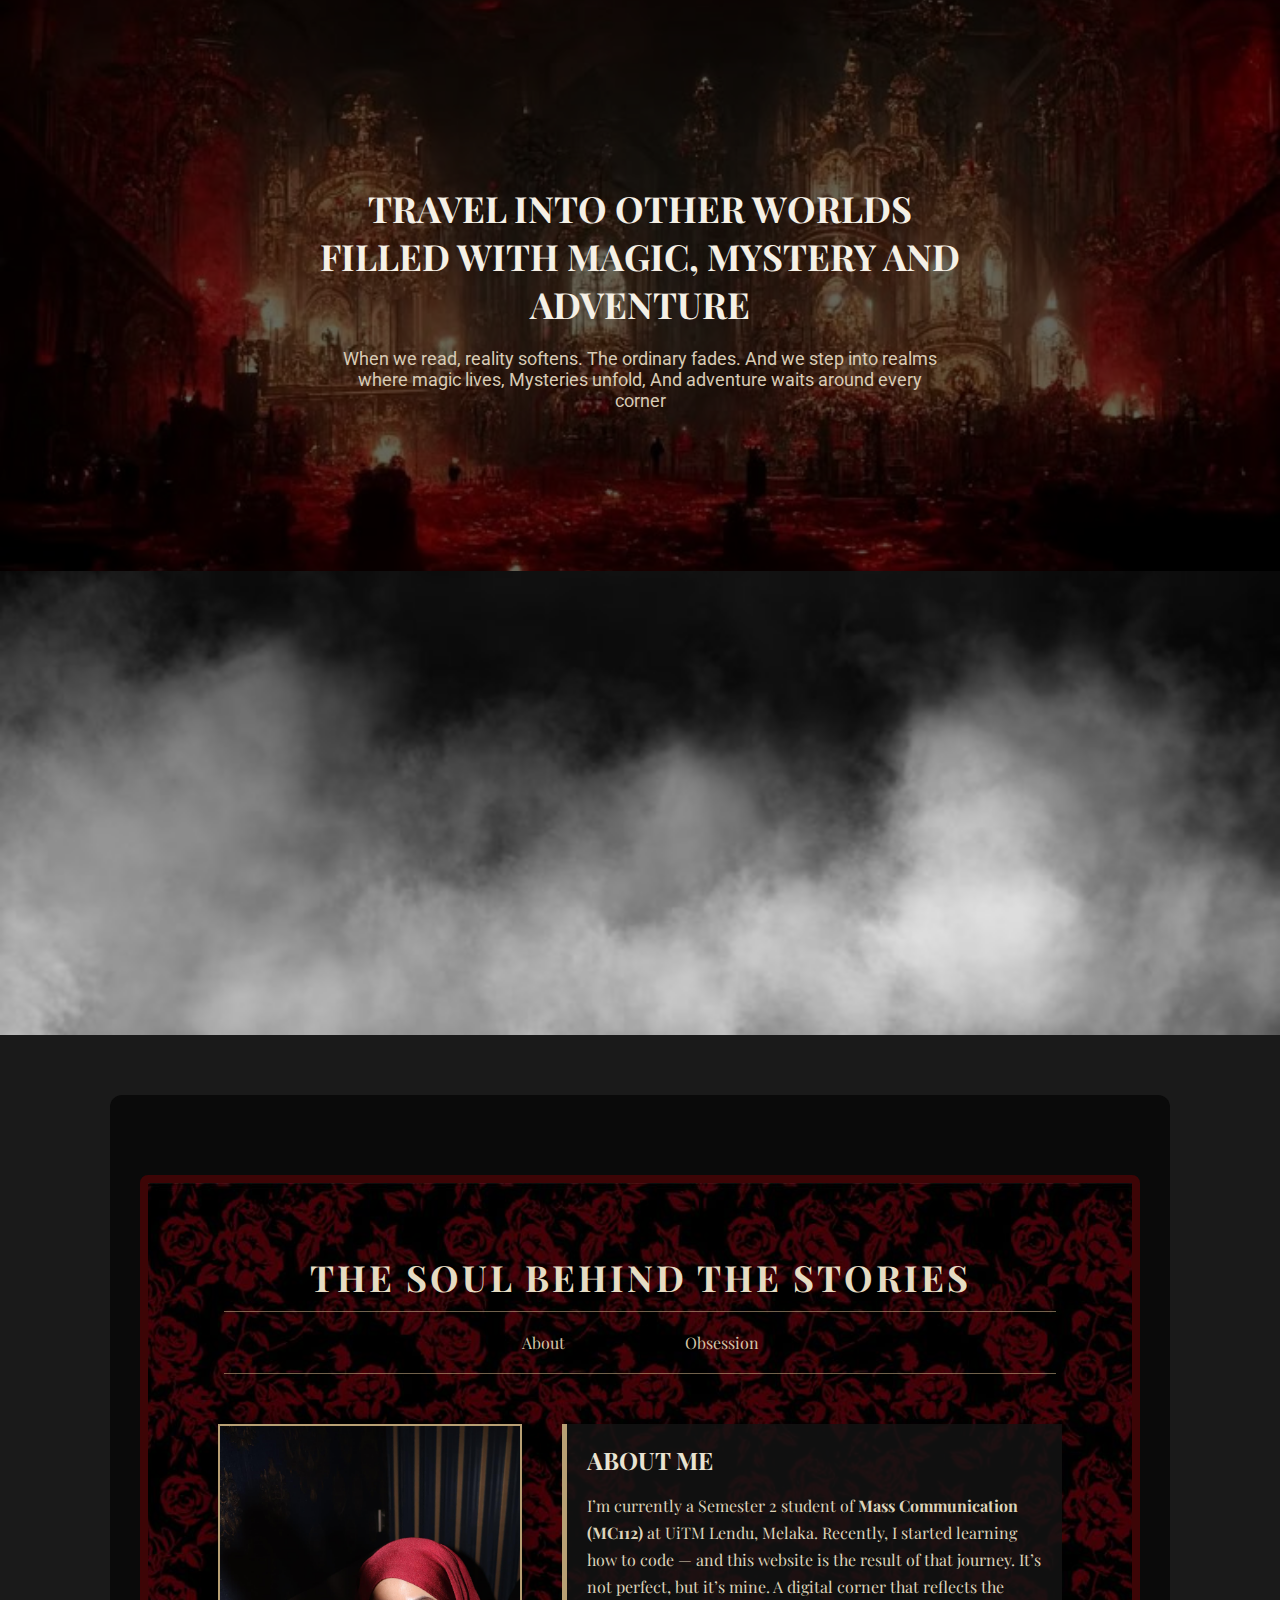
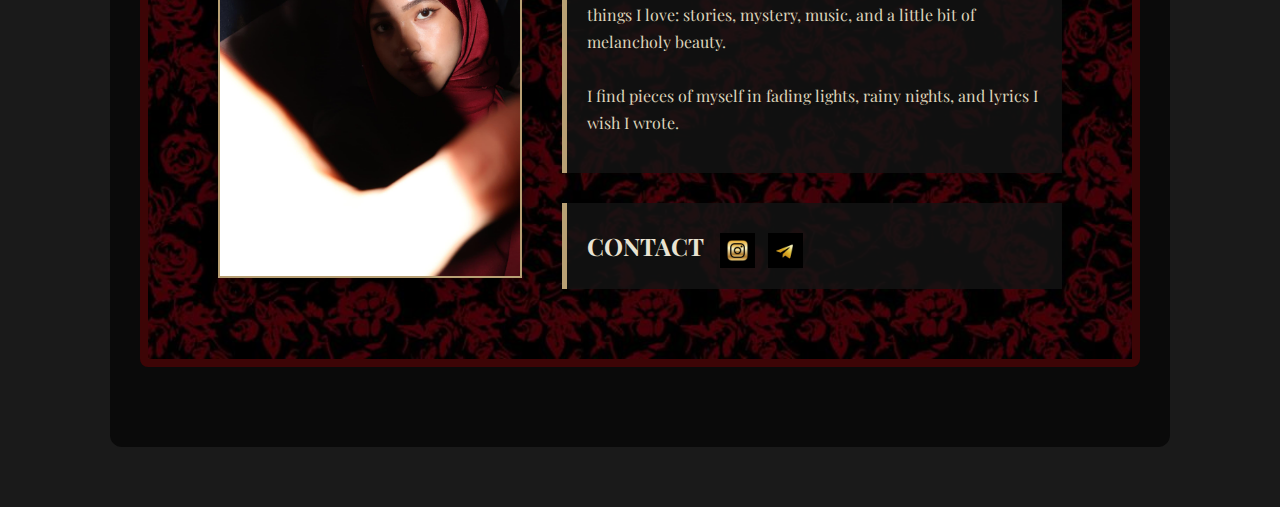
<file: index.html>
<!DOCTYPE html>
<html lang="en">
<head>
  <meta charset="UTF-8" />
  <meta name="viewport" content="width=device-width, initial-scale=1.0"/>
  <title>Gothic Fantasy Homepage</title>
  <link href="https://fonts.googleapis.com/css2?family=Playfair+Display:wght@500;700&family=Roboto&display=swap" rel="stylesheet">
  <link rel="stylesheet" href="style.css">
</head>
<body>
  <header>
    <div class="content">
      <h1>TRAVEL INTO OTHER WORLDS FILLED WITH MAGIC, MYSTERY AND ADVENTURE</h1>
      <p>When we read, reality softens. The ordinary fades.
      And we step into realms where magic lives, Mysteries unfold, And adventure waits around every corner</p>
    </div>
  </header>

  <section class="section books-container" id="booksSection">
    <div class="mist-overlay"></div>
    <h2>THE TOME THAT CAPTIVATES MY HEART</h2>
    <div class="books">
      <a href="twilight.html"><img src="pic/Book 1.jpg" alt="Twilight"></a>
      <a href="it.html"><img src="pic/Book 2.jpg" alt="It"></a>
      <a href="dear-john.html"><img src="pic/Book 3.jpeg" alt="dear-john"></a>
      <a href="willyoustay.html"><img src="pic/Book 4.jpeg" alt="Will You Stay?"></a>
      <a href="you'vereachedsam.html"><img src="pic/Book 5.jpeg" alt="Sam"></a>
    </div>
  </section>

  <!-- SOUL SECTION -->
  <section class="about-section" id="about-section">
    <div class="floral-container">
      <h2>THE SOUL BEHIND THE STORIES</h2>
      <hr class="divider">
      <nav class="intro-nav">
        <a href="javascript:void(0)" onclick="showSection('about')">About</a>
        <a href="javascript:void(0)" onclick="showSection('obsession')">Obsession</a>
      </nav>
      <hr class="divider">

      <div class="tab-content-container">

        <!-- ABOUT CONTENT -->
        <div id="about" class="tab-section active-tab">
          <div class="about-wrapper">
            <div class="about-photo">
              <img src="pic/me.jpg" alt="Portrait">
            </div>
            <div class="about-content">
              <div class="about-box">
                <h3>ABOUT ME</h3>
                 <p>
    I’m currently a Semester 2 student of <strong>Mass Communication (MC112)</strong> at UiTM Lendu, Melaka. Recently, I started learning how to code — and this website is the result of that journey. It’s not perfect, but it’s mine. A digital corner that reflects the things I love: stories, mystery, music, and a little bit of melancholy beauty.<br><br>

 
   I find pieces of myself in fading lights, rainy nights, and lyrics I wish I wrote.
  </p>
              </div>
              <div class="about-box contact-box" id="contact">
                <div class="contact-row">
                  <h3>CONTACT</h3>
                  <div class="contact-icons">
                    <a href="https://www.instagram.com/aisyahruddy"><img src="pic/insta.jpg" alt="Insta"></a>
                    <a href="https://t.me/sntwz"><img src="pic/tele.jpg" alt="Tele"></a>
                  </div>
                </div>
              </div>
            </div>
          </div>
        </div>

        <!-- OBSESSION CONTENT -->
        <div id="obsession" class="tab-section grunge-obsession">
          <div class="grunge-texture"></div>

          <div class="obsession-wrapper">
            <div class="obsession-box left-box">
              <img src="pic/band.jpg" alt="Luciel Portrait" class="obsession-img">
            </div>

            <div class="obsession-box center-box">
              <div class="album-glow-wrapper">
                <div class="album-glow"></div>
                <img src="pic/album.jpg" alt="Album Cover" class="album-cover" id="albumImage">
              </div>
              <div class="song-title">Poison Girl – HIM</div>
              <button class="play-button" id="playBtn">▶️ Play</button>
              <audio id="albumAudio">
                <source src="sound/poisongirl.mp3" type="audio/mpeg">
                Your browser does not support the audio element.
              </audio>
            </div>

            <div class="obsession-box right-box">
              <img src="pic/ville.jpg" alt="Obsessions ville" class="obsession-img">
            </div>
          </div>

          <div class="obsession-bottom-box">
            <p><strong>HIM</strong> (His Infernal Majesty) is a legendary gothic rock band from Helsinki, Finland, formed in <strong>1991</strong>. They rose to fame by blending melancholic lyrics, metal guitar riffs, and romantic despair — a genre they called <em>“Love Metal.”</em><br><br> But what truly captivates me is <strong>Ville Valo</strong>, the poetic, tortured soul behind it all. With his haunting baritone voice, deep lyrics about love and loss, and striking gothic looks, Ville became the heart of HIM. <br><br>

    Behind the scenes, Ville struggled with <em>alcoholism, anxiety, and creative pressure</em>. He often wrote about loneliness, addiction, and emotional numbness. Yet, he turned his demons into songs that understood mine. <br><br>
  I’m obsessed not just with his music, but with the way Ville turned pain into poetry. He made heartbreak feel romantic, and darkness feel like home.</p>
          </div>
        </div>

      </div>
    </div>
  </section>

  <button id="scrollTopBtn" title="Go to top">
    <img src="pic/656fe6e3cb11e6a3e3a93e12d5bd575d.gif" alt="Scroll to top" style="width: 40px; height: 40px;">
  </button>

  <script src="script.js"></script>
</body>
</html>
</file>
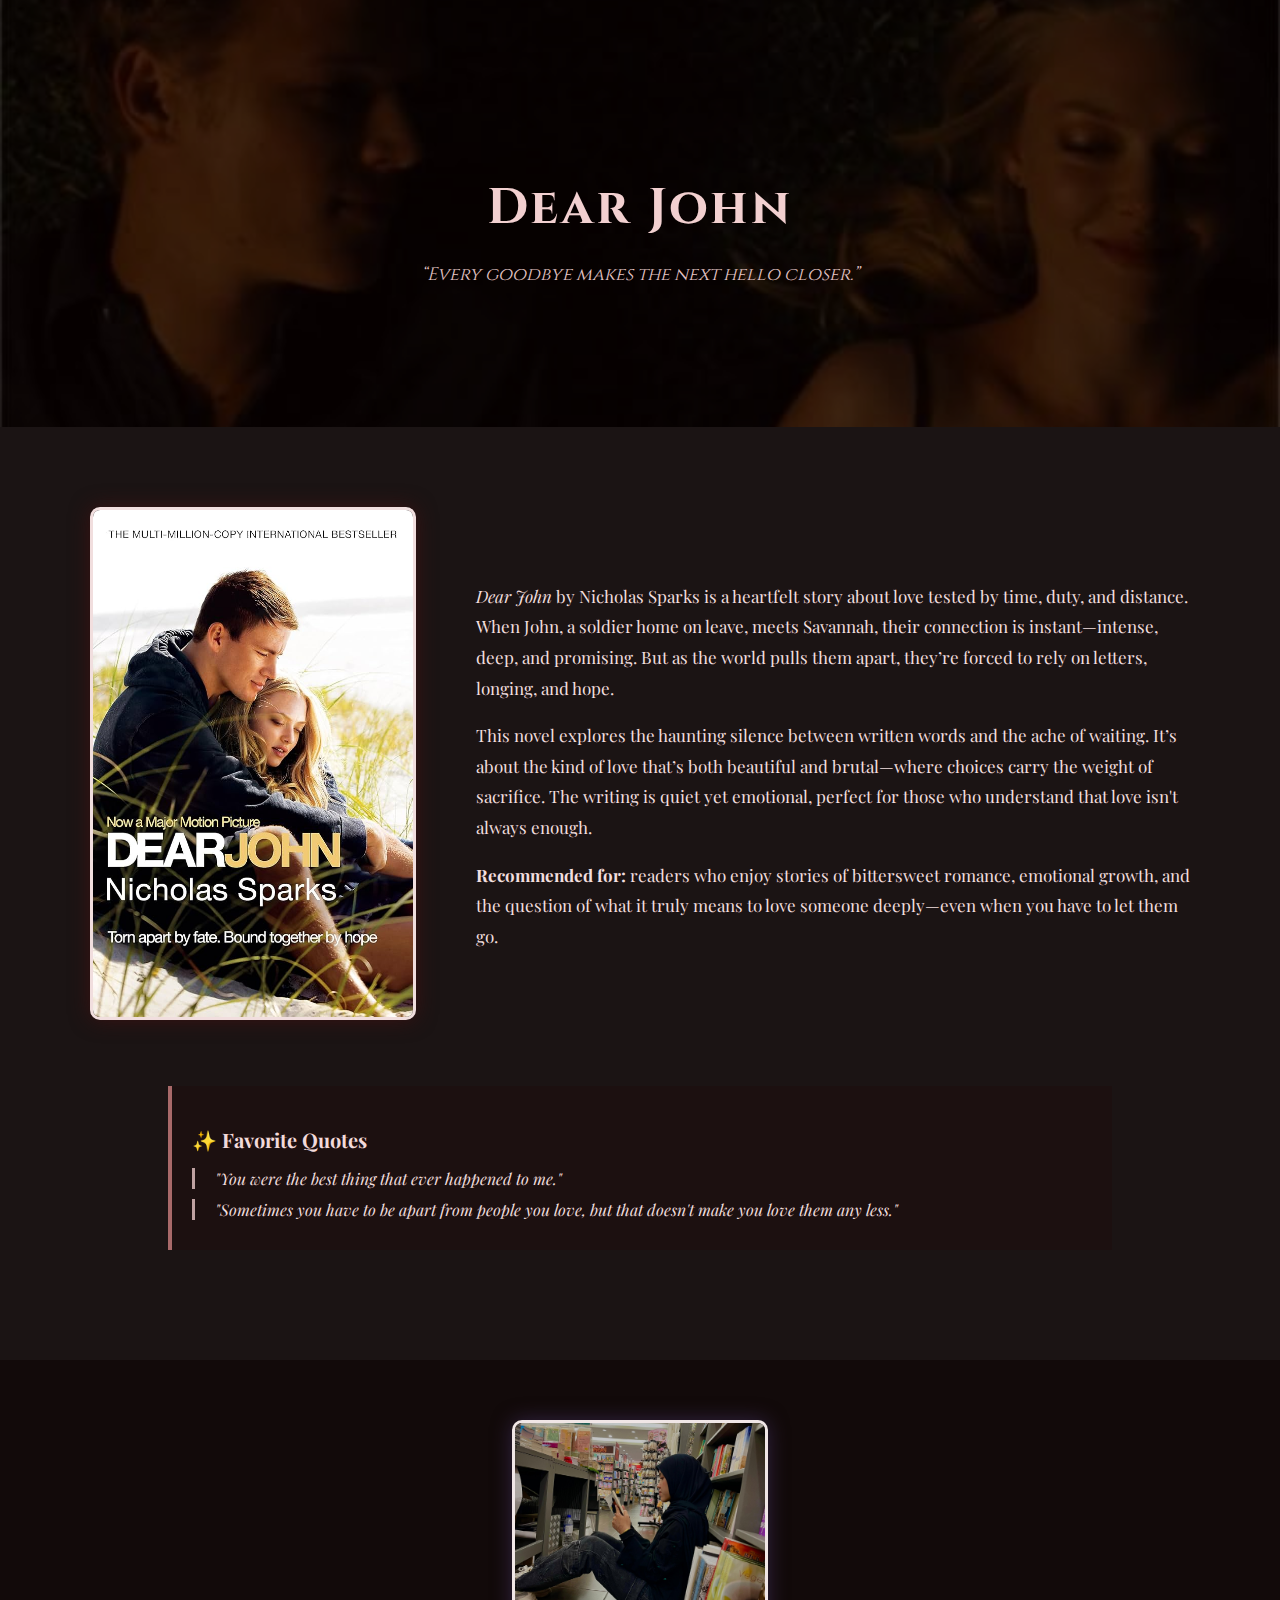
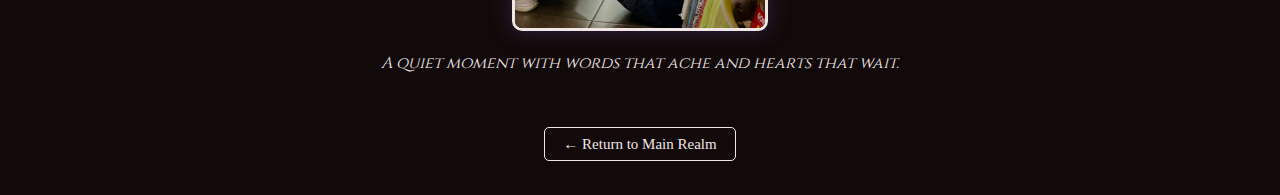
<file: dear-john.html>
<!DOCTYPE html>
<html lang="en">
<head>
  <meta charset="UTF-8" />
  <meta name="viewport" content="width=device-width, initial-scale=1.0"/>
  <title>Dear John</title>
  <link href="https://fonts.googleapis.com/css2?family=Playfair+Display:wght@500;700&family=Cinzel&family=Roboto&display=swap" rel="stylesheet">
  <link rel="stylesheet" href="style.css">
</head>
<body class="dearjohn-page">

  <header class="dj-header">
    <div class="dj-header-content">
      <h1 class="dj-title">Dear John</h1>
      <p class="dj-tagline">“Every goodbye makes the next hello closer.”</p>
    </div>
  </header>

  <section class="dj-detail-section">
    <div class="dj-detail-wrapper">
      <div class="dj-image">
        <img src="pic/Book 3.jpeg" alt="Dear John Cover">
      </div>
      <div class="dj-text">
       <p><em>Dear John</em> by Nicholas Sparks is a heartfelt story about love tested by time, duty, and distance. When John, a soldier home on leave, meets Savannah, their connection is instant—intense, deep, and promising. But as the world pulls them apart, they’re forced to rely on letters, longing, and hope.</p>

  <p>This novel explores the haunting silence between written words and the ache of waiting. It’s about the kind of love that’s both beautiful and brutal—where choices carry the weight of sacrifice. The writing is quiet yet emotional, perfect for those who understand that love isn't always enough.</p>

  <p><strong>Recommended for:</strong> readers who enjoy stories of bittersweet romance, emotional growth, and the question of what it truly means to love someone deeply—even when you have to let them go.</p>
      </div>
    </div>
	  
	  <div class="dj-book-quotes">
  <h3>✨ Favorite Quotes</h3>
  <blockquote>
    "You were the best thing that ever happened to me."
  </blockquote>
  <blockquote>
    "Sometimes you have to be apart from people you love, but that doesn't make you love them any less."
  </blockquote>
</div>

  </section>
	
  <div class="dj-reader-photo">
    <img src="pic/john.jpg" alt="Me Reading Dear John">
    <p class="dj-caption">A quiet moment with words that ache and hearts that wait.</p>
  </div>

 <footer class="dj-book-footer">
  <a href="index.html" class="dj-back-home">&larr; Return to Main Realm</a>
</footer>

</body>
</html>
</file>
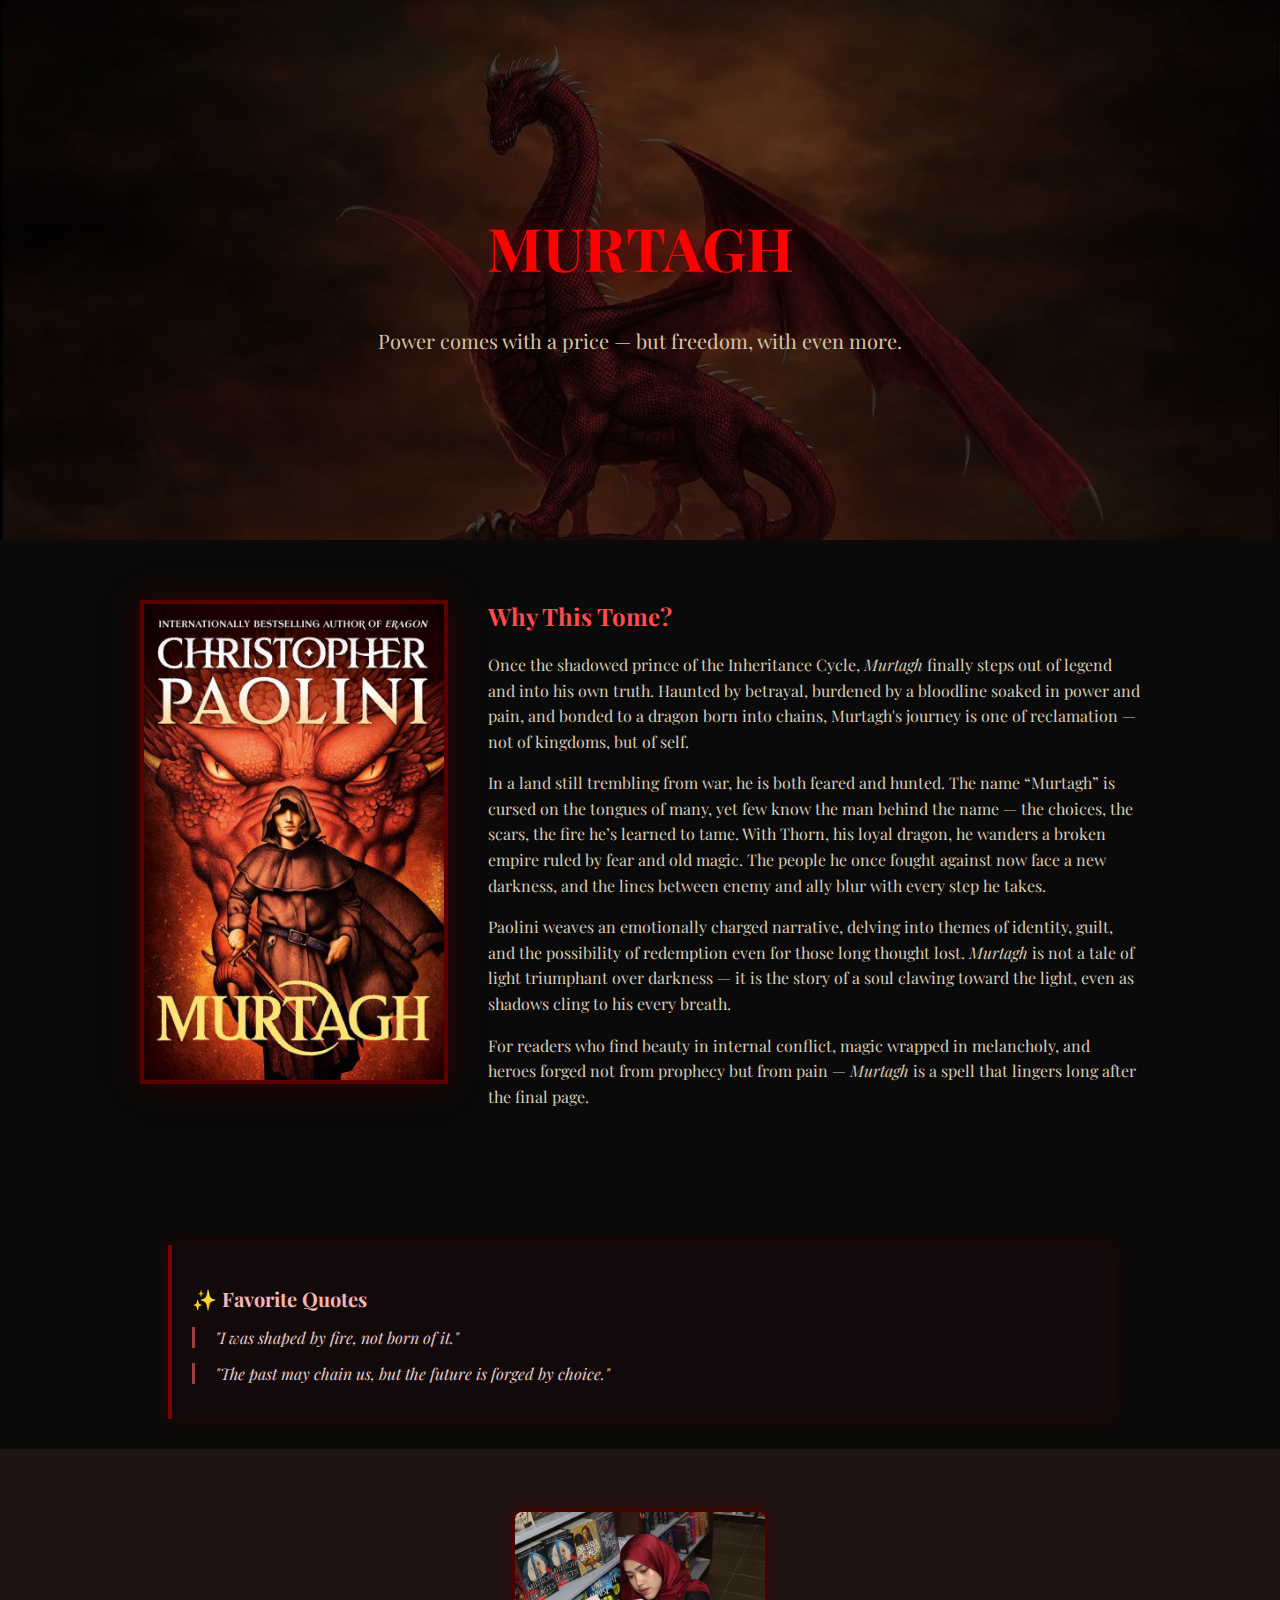
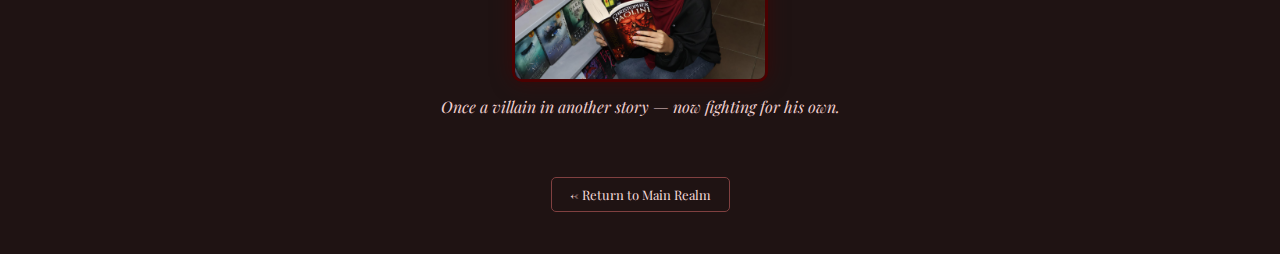
<file: it.html>
<!DOCTYPE html>
<html lang="en">
<head>
  <meta charset="UTF-8" />
  <meta name="viewport" content="width=device-width, initial-scale=1.0"/>
  <title>IT - The Horror Returns</title>
  <link href="https://fonts.googleapis.com/css2?family=Playfair+Display:wght@500;700&family=Roboto&display=swap" rel="stylesheet">
  <link rel="stylesheet" href="style.css">
</head>
<body class="it-book-page">

  <section class="hero-it">
    <div class="hero-content">
      <h1>MURTAGH</h1>
      <p>Power comes with a price — but freedom, with even more.</p>
    </div>
  </section>
<!-- Book Detail Section -->
<section class="it-detail-section">
  <div class="it-image">
    <img src="pic/Book 2.jpg" alt="IT Book Cover">
  </div>

  <div class="it-text">
     <h2>Why This Tome?</h2>
    <p>
      Once the shadowed prince of the Inheritance Cycle, <em>Murtagh</em> finally steps out of legend and into his own truth. Haunted by betrayal, burdened by a bloodline soaked in power and pain, and bonded to a dragon born into chains, Murtagh's journey is one of reclamation — not of kingdoms, but of self.
    </p>
    <p>
      In a land still trembling from war, he is both feared and hunted. The name “Murtagh” is cursed on the tongues of many, yet few know the man behind the name — the choices, the scars, the fire he’s learned to tame. With Thorn, his loyal dragon, he wanders a broken empire ruled by fear and old magic. The people he once fought against now face a new darkness, and the lines between enemy and ally blur with every step he takes.
    </p>
    <p>
      Paolini weaves an emotionally charged narrative, delving into themes of identity, guilt, and the possibility of redemption even for those long thought lost. <em>Murtagh</em> is not a tale of light triumphant over darkness — it is the story of a soul clawing toward the light, even as shadows cling to his every breath.
    </p>
    <p>
      For readers who find beauty in internal conflict, magic wrapped in melancholy, and heroes forged not from prophecy but from pain — <em>Murtagh</em> is a spell that lingers long after the final page.
    </p>
  </div>
</section>

<!-- Now the quotes are clearly separated -->
<section class="it-book-quotes">
  <h3>✨ Favorite Quotes</h3>
  <blockquote>"I was shaped by fire, not born of it."</blockquote>
  <blockquote>"The past may chain us, but the future is forged by choice."</blockquote>
</section>

<!-- Reader Photo (stays the same) -->
<section class="it-reader-photo">
  <img src="pic/Murtagh.jpg" alt="Me Reading IT">
  <p class="it-caption">Once a villain in another story — now fighting for his own.</p>
</section>



<!-- Footer (outside as well) -->
<footer class="it-book-footer">
  <a href="index.html" class="it-back-home">&larr; Return to Main Realm</a>
</footer>

</body>
</html>
</file>
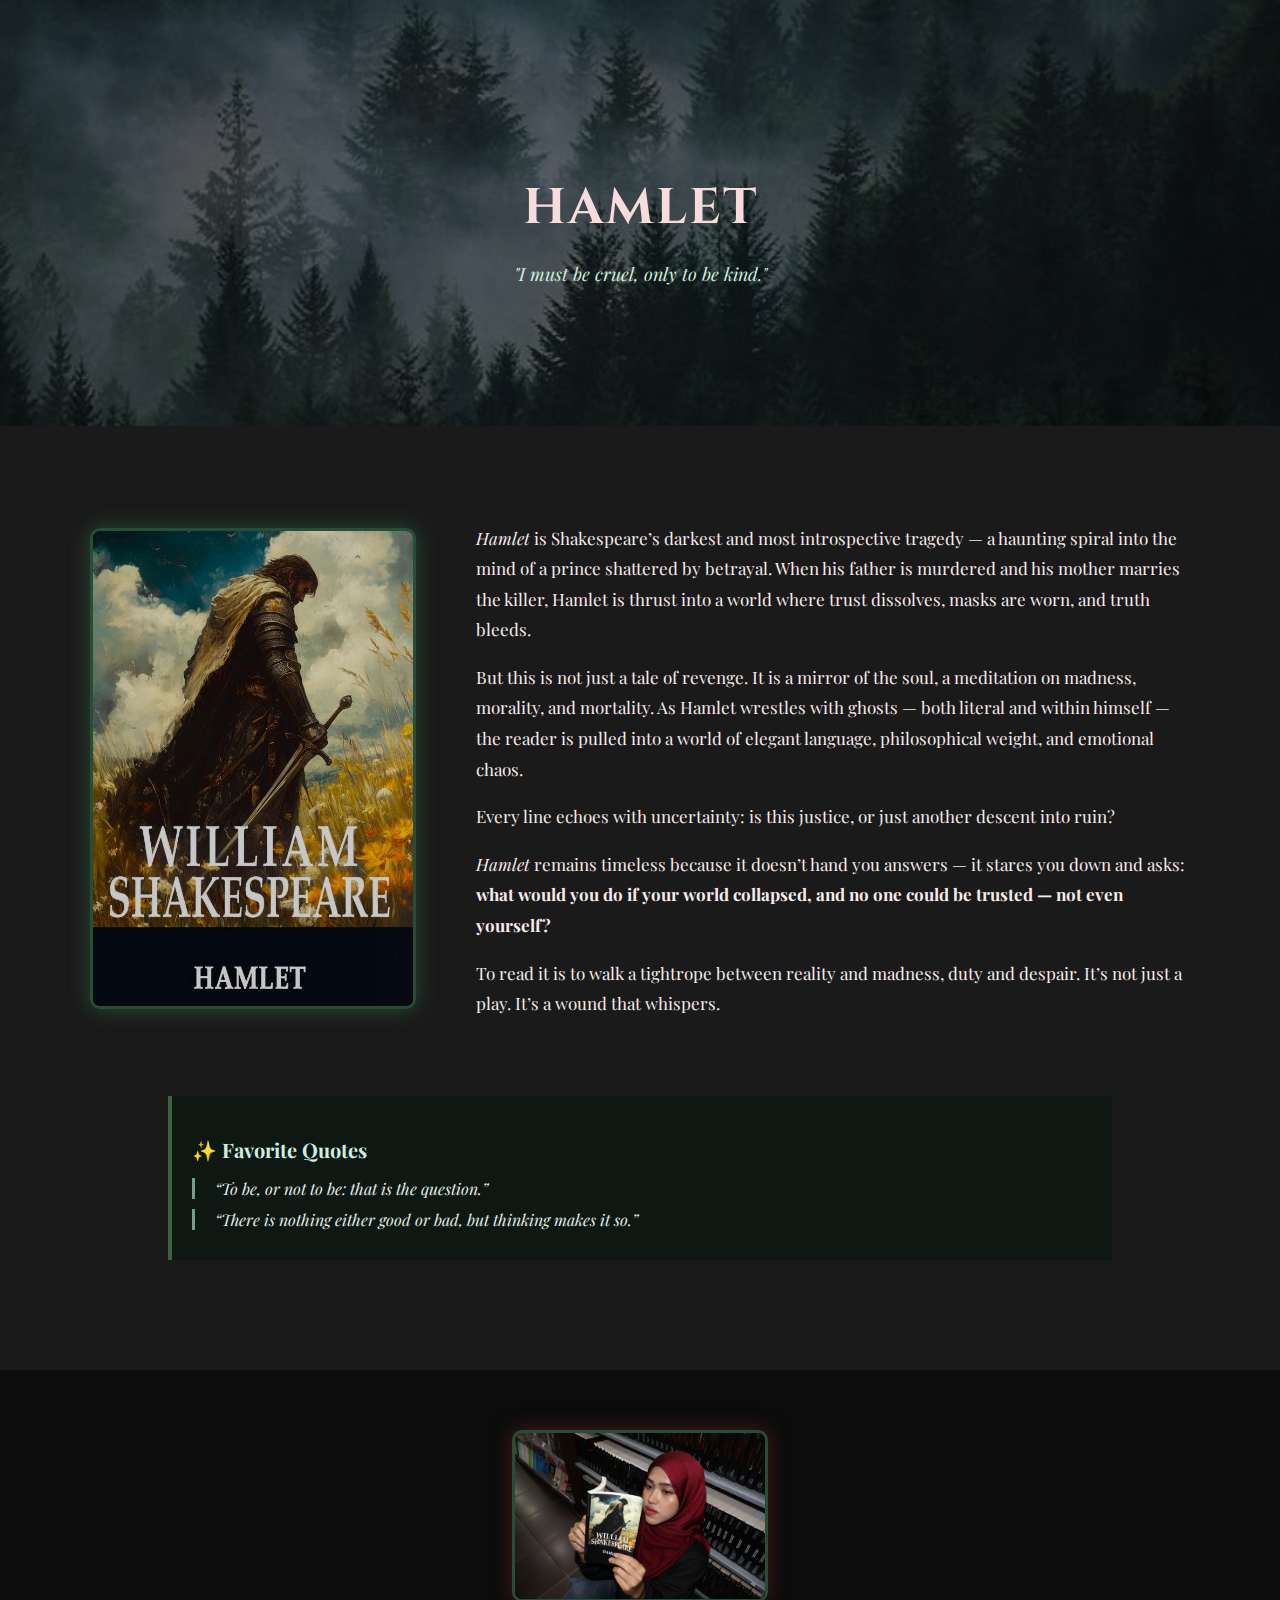
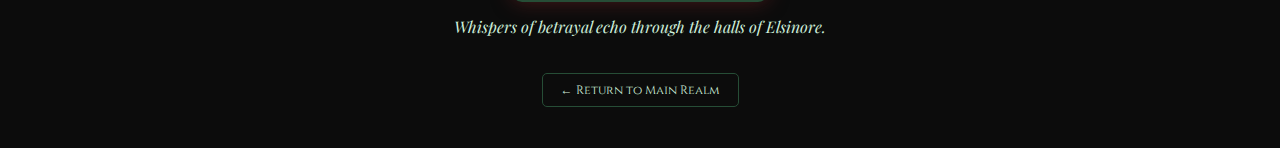
<file: twilight.html>
<!DOCTYPE html>
<html lang="en">
<head>
  <meta charset="UTF-8" />
  <meta name="viewport" content="width=device-width, initial-scale=1.0"/>
  <title>Twilight</title>
  <link href="https://fonts.googleapis.com/css2?family=Cinzel:wght@600&family=Playfair+Display&display=swap" rel="stylesheet">
  <link rel="stylesheet" href="style.css">
</head>
<body class="twilight-page">

  <header class="book-header">
    <div class="book-header-content">
      <h1 class="book-title">HAMLET</h1>
      <p class="book-tagline">"I must be cruel, only to be kind."</p>
    </div>
  </header>

  <section class="book-detail-section">
    <div class="book-detail-wrapper">
      <div class="book-image">
        <img src="pic/Book 1.jpg" alt="Twilight Book Cover">
      </div>
      <div class="book-text">
      <p><em>Hamlet</em> is Shakespeare’s darkest and most introspective tragedy — a haunting spiral into the mind of a prince shattered by betrayal. When his father is murdered and his mother marries the killer, Hamlet is thrust into a world where trust dissolves, masks are worn, and truth bleeds.</p>
  
  <p>But this is not just a tale of revenge. It is a mirror of the soul, a meditation on madness, morality, and mortality. As Hamlet wrestles with ghosts — both literal and within himself — the reader is pulled into a world of elegant language, philosophical weight, and emotional chaos.</p>
  
  <p>Every line echoes with uncertainty: is this justice, or just another descent into ruin?</p>
  
  <p><em>Hamlet</em> remains timeless because it doesn’t hand you answers — it stares you down and asks: <strong>what would you do if your world collapsed, and no one could be trusted — not even yourself?</strong></p>
  
  <p>To read it is to walk a tightrope between reality and madness, duty and despair. It’s not just a play. It’s a wound that whispers.</p>

      </div>
    </div>
	  <div class="twilight-quotes">
  <h3>✨ Favorite Quotes</h3>
  <blockquote>
    “To be, or not to be: that is the question.”
  </blockquote>
  <blockquote>
   “There is nothing either good or bad, but thinking makes it so.”
  </blockquote>
</div>

  </section>

  <div class="reader-photo">
    <img src="pic/HAMLET.jpg" alt="Me Reading Twilight">
    <p class="caption">Whispers of betrayal echo through the halls of Elsinore.</p>
  </div>

  <footer class="book-footer">
    <a href="index.html" class="back-home">&larr; Return to Main Realm</a>
  </footer>

</body>
</html>
</file>
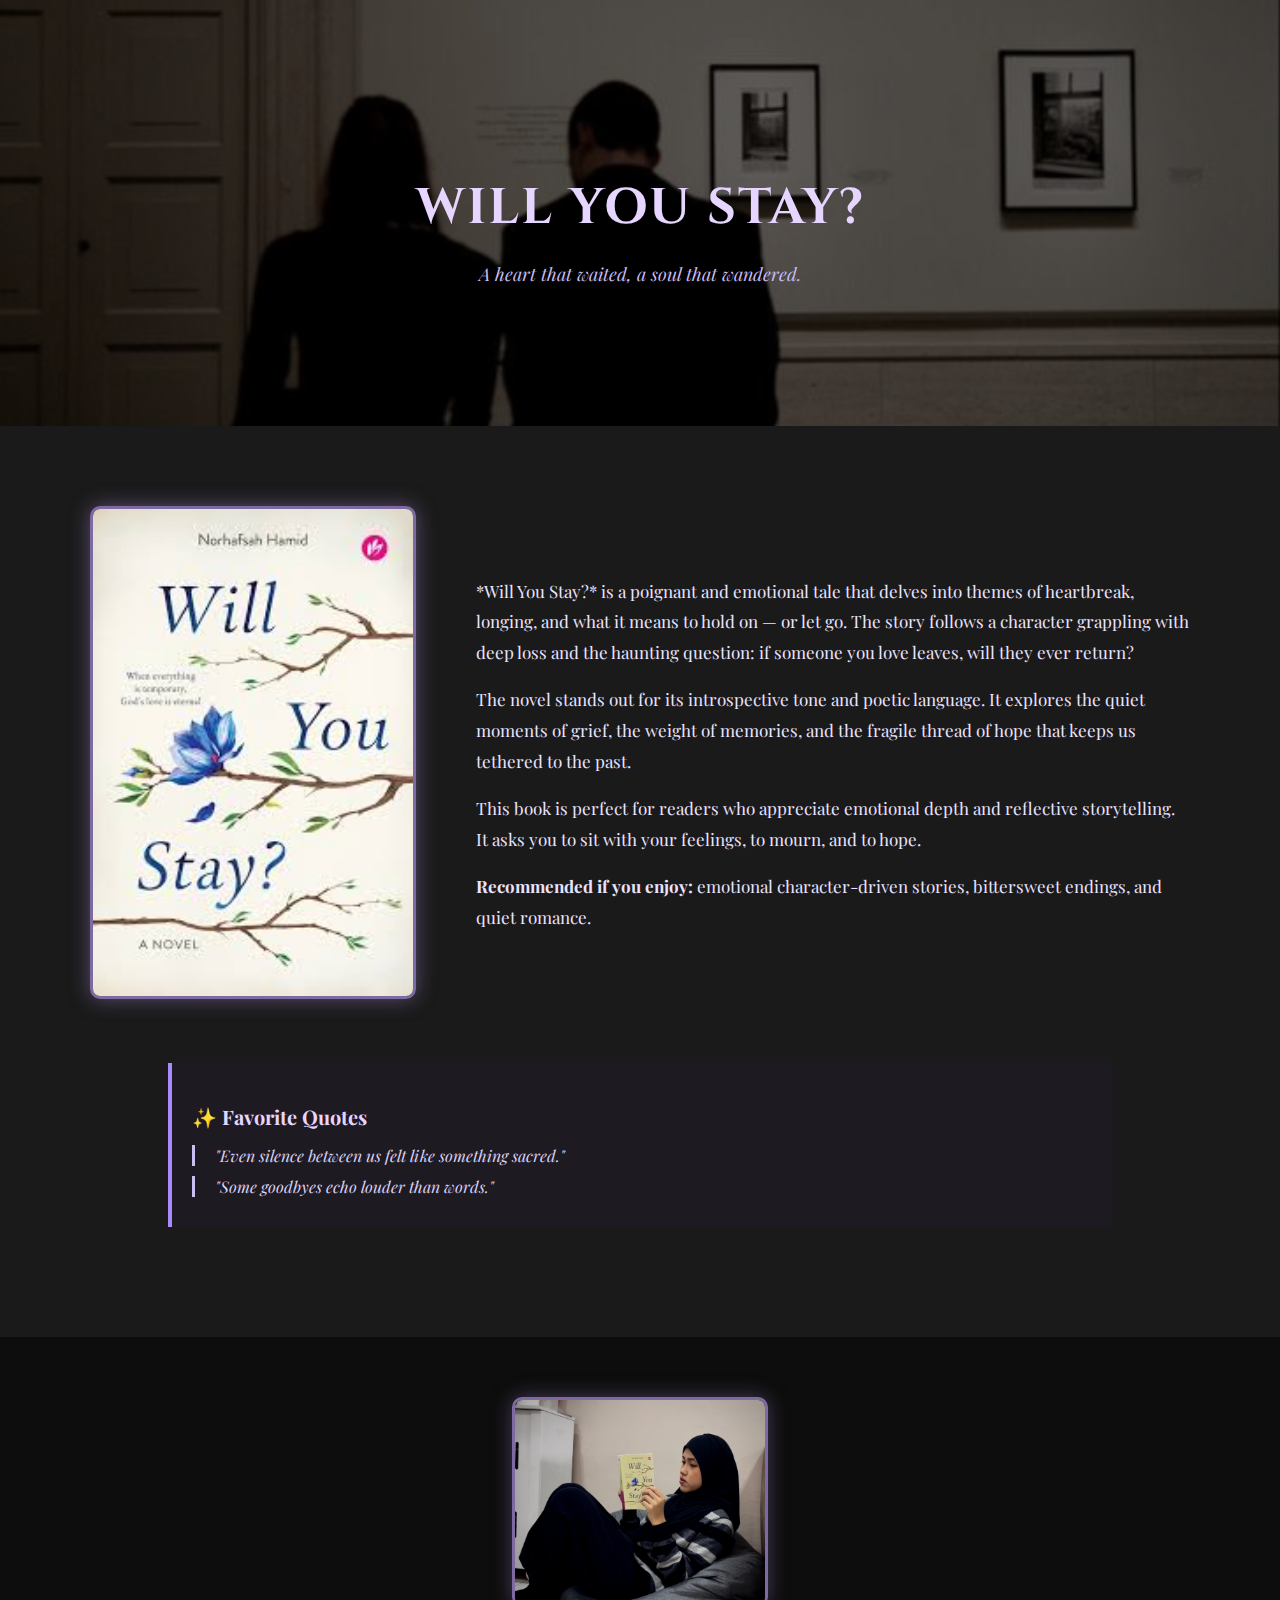
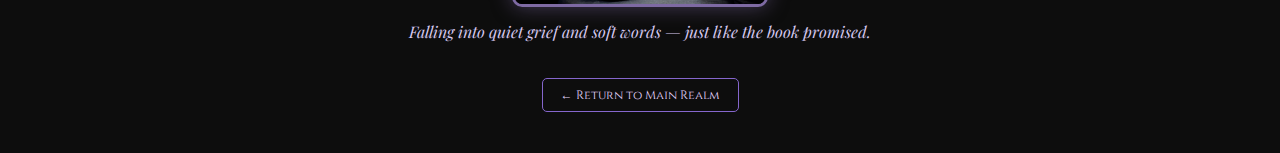
<file: willyoustay.html>
<!DOCTYPE html>
<html lang="en">
<head>
  <meta charset="UTF-8" />
  <meta name="viewport" content="width=device-width, initial-scale=1.0"/>
  <title>Will You Stay?</title>
  <link href="https://fonts.googleapis.com/css2?family=Cinzel:wght@600&family=Playfair+Display&display=swap" rel="stylesheet">
  <link rel="stylesheet" href="style.css">
</head>
<body class="willyoustay-page">


  <header class="book-header">
    <div class="book-header-content">
      <h1 class="book-title">WILL YOU STAY?</h1>
      <p class="book-tagline">A heart that waited, a soul that wandered.</p>
    </div>
  </header>

  <section class="book-detail-section">
    <div class="book-detail-wrapper">
      <div class="book-image">
        <img src="pic/Book 4.jpeg" alt="Will You Stay Book Cover">
      </div>
      <div class="book-text">
       <p>
        *Will You Stay?* is a poignant and emotional tale that delves into themes of heartbreak, longing, and what it means to hold on — or let go. The story follows a character grappling with deep loss and the haunting question: if someone you love leaves, will they ever return?
      </p>
      <p>
        The novel stands out for its introspective tone and poetic language. It explores the quiet moments of grief, the weight of memories, and the fragile thread of hope that keeps us tethered to the past. 
      </p>
      <p>
        This book is perfect for readers who appreciate emotional depth and reflective storytelling. It asks you to sit with your feelings, to mourn, and to hope.
      </p>
      <p><strong>Recommended if you enjoy:</strong> emotional character-driven stories, bittersweet endings, and quiet romance.</p>
    </div>
    </div>
	  <div class="wys-quotes">
  <h3>✨ Favorite Quotes</h3>
  <blockquote>
    "Even silence between us felt like something sacred."
  </blockquote>
  <blockquote>
    "Some goodbyes echo louder than words."
  </blockquote>
</div>

  </section>
	
	
  <div class="reader-photo">
    <img src="pic/stay.jpg" alt="Me Reading Will You Stay?">
    <p class="caption">Falling into quiet grief and soft words — just like the book promised.</p>
  </div>

  <footer class="book-footer">
    <a href="index.html" class="back-home">&larr; Return to Main Realm</a>
  </footer>

</body>
</html>
</file>
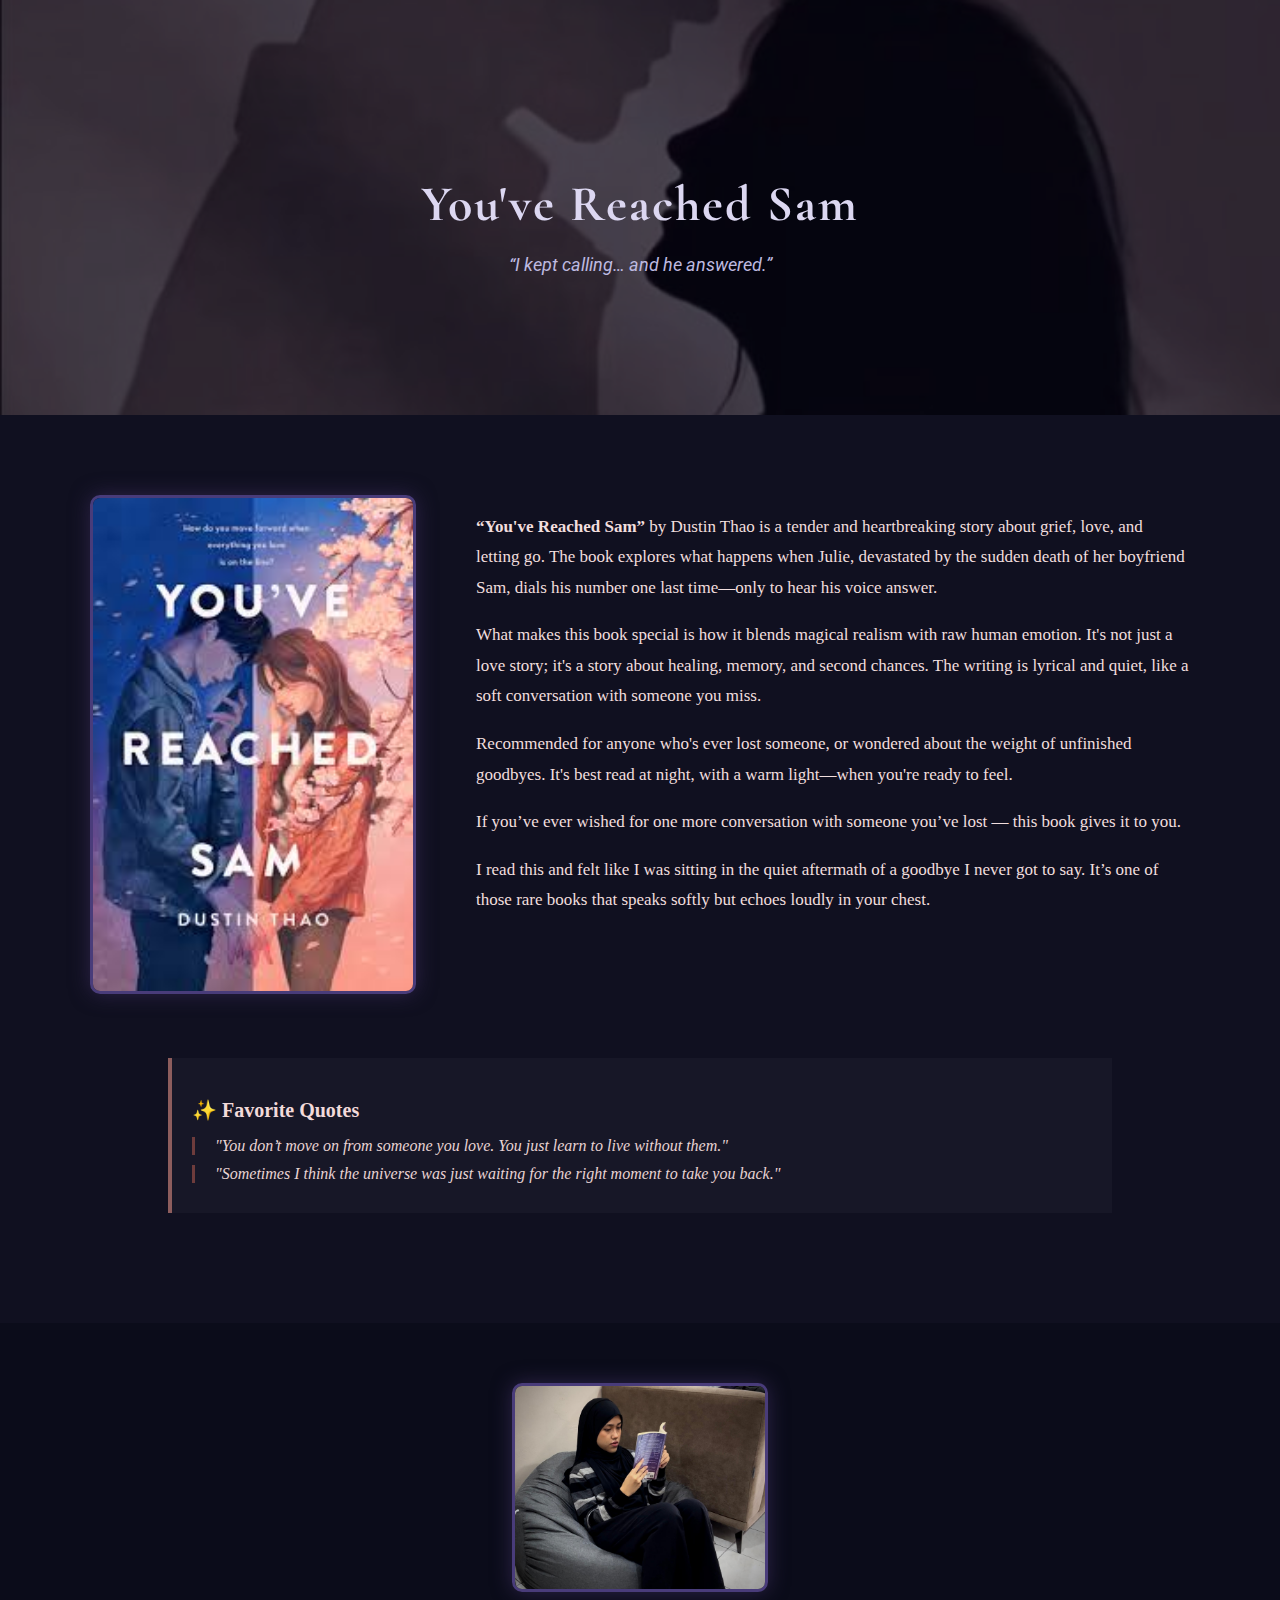
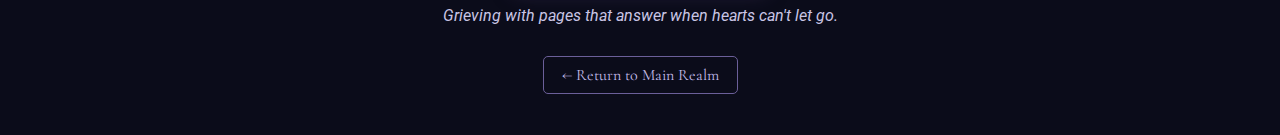
<file: you'vereachedsam.html>
<!DOCTYPE html>
<html lang="en">
<head>
  <meta charset="UTF-8" />
  <title>You've Reached Sam</title>
  <link rel="stylesheet" href="style.css">
  <link href="https://fonts.googleapis.com/css2?family=Cormorant+Garamond:wght@600&family=Roboto&display=swap" rel="stylesheet">
</head>
<body class="sam-page">

  <header class="book-header">
    <div class="book-header-content">
      <h1 class="book-title">You've Reached Sam</h1>
      <p class="book-tagline">“I kept calling… and he answered.”</p>
    </div>
  </header>

 <section class="book-detail-section">
  <div class="book-detail-wrapper">

    <div class="book-image">
      <img src="pic/Book 5.jpeg" alt="You've Reached Sam">
    </div>

    <div class="book-text">
    
 <p>
    <strong>“You've Reached Sam”</strong> by Dustin Thao is a tender and heartbreaking story about grief, love, and letting go. The book explores what happens when Julie, devastated by the sudden death of her boyfriend Sam, dials his number one last time—only to hear his voice answer.
  </p>
		
  <p>
    What makes this book special is how it blends magical realism with raw human emotion. It's not just a love story; it's a story about healing, memory, and second chances. The writing is lyrical and quiet, like a soft conversation with someone you miss.
  </p>
		
  <p>
    Recommended for anyone who's ever lost someone, or wondered about the weight of unfinished goodbyes. It's best read at night, with a warm light—when you're ready to feel.
  </p>

      <p>
        If you’ve ever wished for one more conversation with someone you’ve lost — this book gives it to you.
      </p>
		
	 <p>	I read this and felt like I was sitting in the quiet aftermath of a goodbye I never got to say. It’s one of those rare books that speaks softly but echoes loudly in your chest.</p>
    </div>

  </div>
 

  <!-- Quotes go BELOW the wrapper -->
  <div class="book-quotes">
    <h3>✨ Favorite Quotes</h3>
   
    <blockquote>
      "You don’t move on from someone you love. You just learn to live without them."
    </blockquote>
    <blockquote>
      "Sometimes I think the universe was just waiting for the right moment to take you back."
    </blockquote>
  </div>


  </section>

  <div class="reader-photo">
    <img src="pic/samm.jpg" alt="Me Reading You've Reached Sam">
    <p class="caption">Grieving with pages that answer when hearts can't let go.</p>
  </div>

  <footer class="book-footer">
    <a href="index.html" class="back-home">&larr; Return to Main Realm</a>
  </footer>

</body>
</html>
</file>
<file: style.css>
body {
  margin: 0;
  background-color: #1a1a1a;
  color: #f5f0e6;
  font-family: 'Roboto', sans-serif;
}

header {

  background: url("pic/bg.jpg") center/cover no-repeat;
  text-align: center;
  padding: 160px 300px;
  position: relative;
}

header::after {
  content: "";
  position: absolute;
  top: 0;
  left: 0;
  width: 100%;
  height: 100%;
  background-color: rgba(0,0,0,0.6);
  z-index: 0;
}

header .content {
  position: relative;
  z-index: 1;
}

header h1 {
  font-family: 'Playfair Display', serif;
  font-size: 36px;
  margin-bottom: 20px;
  color: #f5f0e6;
}

header p {
  font-size: 18px;
  max-width: 600px;
  margin: 0 auto;
  color: #d8cbb5;
}

.section {
  padding: 60px 20px;
  text-align: center;
}

.section h2 {
  font-family: 'Playfair Display', serif;
  font-size: 32px;
  color: #e4dac3;
  margin-bottom: 40px;
}

.books-container {
  background-color:#0F0E0E;
  padding: 60px 20px;
  position: relative;
}

.books {
  display: flex;
  justify-content: center;
  flex-wrap: wrap;
  gap: 100px;
}

.books img {
  width: 140px;
  border-radius: 4px;
  box-shadow: 0 4px 10px rgba(0,0,0,0.5);
  transition: transform 0.3s ease;
  border: 4px solid #000000; 
}

.books img:hover {
  transform: scale(1.05);
  animation: bloodPulse 1.5s infinite;
}




@keyframes bloodPulse {
  0% {
    box-shadow: 0 0 10px #2a0000, 0 0 20px #3a0303, 0 0 30px #4b0000;
  }
  50% {
    box-shadow: 0 0 18px #5a0000, 0 0 28px #6a040f, 0 0 38px #7f0000;
  }
  100% {
    box-shadow: 0 0 10px #2a0000, 0 0 20px #3a0303, 0 0 30px #4b0000;
  }
	
}

.about-section {
  
  margin: 60px auto;
  max-width: 1000px;
  border-radius: 12px;
}

.intro-banner {
  
  padding: 60px 20px;
  text-align: center;
  color: #f5f0e6;
  border: 8px solid #360607;
  margin-bottom: 40px;
}

.floral-container {
  background: url( "pic/flower.jpg") center/cover no-repeat, #000;
  opacity: 40;
  border: 8px solid #3D0506; /* merah gelap */
  padding: 40px 30px;
  border-radius: 8px;
}


.about-section h2 {
	
  font-size: 36px; /* You can change this */
  text-align: center;
  font-family: 'Playfair Display', serif;
  color: #e6dcc3;
  letter-spacing: 3px;
  margin-bottom: 10px;
	
}

.intro-nav {
  display: flex;
  justify-content: center;
  gap: 100px; /* space between links */
  margin: 20px 0;
}

.intro-nav a {
  display: inline-block;
  color: #d6c5a7;
  text-decoration: none;
  font-size: 16px;
  margin: 0 10px;
  transition: transform 0.3s ease, text-shadow 0.3s ease;
}



.intro-nav a:hover {
  transform: scale(1.1);
  text-shadow: 0 0 4px #e0c195;
}

.divider {
  border: none;
  border-top: 1px solid #e0c195;
  margin: 10px auto;
  width: 90%;
  opacity: 0.5;
}


.about {
  display: flex;
  flex-direction: column;
  align-items: center;
  padding: 60px 20px;
  background-color: #0f0f0f;
}

.about-img {
  background: url( "pic/me.jpg") center/cover no-repeat;
  width: 300px;
  height: 400px;
  border: 8px solid #3a2020;
  margin-bottom: 30px;
}

.about-text {
  max-width: 600px;
  font-size: 18px;
  line-height: 1.6;
  color: #d8cbb5;
}

.about-section {

  background-color: #0a0a0a;
  padding: 80px 30px;
  font-family: 'Playfair Display', serif;
}

.about-wrapper {
  display: flex;
  flex-direction: row;
  justify-content: center;
  align-items: flex-start;
  gap: 40px; /* spacing between photo and text */
  margin-top: 50px; /* pushes the section lower */
}

.about-photo img {
  width: 300px;
  border: 2px solid  #b8a074;
  box-shadow: 0 0 20px rgba(0,0,0,0.7);
}

.about-content {
  max-width: 500px;
}

.about-box {
  background-color: rgba(20, 20, 20, 0.8);
  padding: 20px;
  margin-bottom: 30px;
  border-left: 5px solid #b8a074; /* gold accent */
  color: #dcd3b9;
}

.about-box .label {
  font-size: 18px;
  font-weight: bold;
  color: #c1ad92;
  margin-bottom: 10px;
}

.about-box h3 {
  margin: 0;
  color: #e9e3d2;
  font-size: 24px;
}

.about-box p {
  font-size: 16px;
  line-height: 1.7;
}

.contact-icons {
  display: flex;
  gap: 25px;
  margin-top: 10px;
}

.contact-icons img { 
  width: 35px;
  height: 35px;
  transition: 0.3s ease;
}

.contact-icons img:hover {
  filter: none;
  transform: scale(1.1);
}

.contact-box .contact-row {
  display: flex;
  align-items: center;
  gap: 16px;
  flex-wrap: wrap; /* so it�s still responsive on small screens */
}

.contact-box .contact-row h3 {
  margin: 0;
  font-size: 24px;
  white-space: nowrap;
}

.contact-box .contact-icons {
  display: flex;
  align-items: center;
  gap: 12px;
}

.contact-box .contact-icons a {
  display: inline-flex;
  width: 36px;
  height: 36px;
  transition: transform 0.3s ease, filter 0.3s ease;
}

.contact-box .contact-icons a:hover {
  transform: scale(1.2);
  filter: brightness(1.3) drop-shadow(0 0 5px #fff);
}



/* GRUNGE OBSESSION STYLE */

.grunge-obsession {
  position: relative;
  background-color: #0f0f0f;
  color: #e5e5e5;
  padding: 50px 20px;
  font-family: Georgia, serif;
  overflow: hidden;
}

.grunge-texture {
  position: absolute;
  top: 0;
  left: 0;
  width: 100%;
  height: 100%;
  background: url('https://www.transparenttextures.com/patterns/dark-mosaic.png') repeat;
  opacity: 0.3;
  z-index: 0;
}

.obsession-wrapper {
  display: flex;
  justify-content: space-between;
  align-items: center;
  position: relative;
  z-index: 1;
}

.obsession-box {
  background-color: rgba(20, 20, 20, 0.7);
  padding: 20px;
  border-left: 4px solid #a1005a;
  box-shadow: 2px 2px 10px rgba(0,0,0,0.6);
  width: 30%;
}

.obsession-box.center-box {
  background: transparent !important;
  border: none !important;
  box-shadow: none !important;
}


.left-box h3 {
  font-size: 18px;
  text-transform: uppercase;
  margin-bottom: 10px;
  letter-spacing: 2px;
}

.center-box img {
  width: 100%;
  max-width: 160px;
  display: block;
  margin: 0 auto;
  filter: grayscale(100%) contrast(120%);
  border: 2px solid #333;
  padding: 5px;
  background: #111;
}

.right-box ul {
  list-style: square;
  padding-left: 20px;
}

.right-box ul li {
  margin-bottom: 10px;
}

.right-box ul li a {
  text-decoration: none;
  color: #ccc;
  transition: 0.2s;
}

.right-box ul li a:hover {
  color: #fff;
  text-shadow: 0 0 5px #999;
}

.obsession-bottom-box {
  margin-top: 40px;
  background: rgba(30, 30, 30, 0.6);
  padding: 15px;
  font-size: 13px;
  border-top: 2px dashed #555;
  z-index: 1;
  position: relative;
}

.obsession-img {
  width: 100%;
  height: auto;
  border: 2px solid #444;
  box-shadow: 2px 2px 8px rgba(0,0,0,0.6);
  filter: grayscale(10%) contrast(110%);
}

.album-cover {
  width: 160px;
  height: 160px;
  object-fit: cover;
  border: 3px solid #ff00ff;
  box-shadow: 0 0 15px rgba(255, 255, 255, 0.2);
  cursor: pointer;
  transition: 0.3s ease;
  filter: none !important; /* 🩸 This disables BnW */
}



.album-glow-wrapper {
  position: relative;
  width: 160px;
  height: 160px;
  margin: 0 auto;
  cursor: pointer;
}

.album-glow {
  position: absolute;
  top: 0;
  left: 0;
  width: 100%;
  height: 100%;
  background: radial-gradient(circle, rgba(255, 0, 255, 0.3), transparent 60%);
  filter: blur(18px);
  border-radius: 12px;
  animation: flickerGlow 3s ease-in-out infinite;
  z-index: 1;
}

.album-cover {
  position: relative;
  width: 160px;
  height: 160px;
  object-fit: cover;
  border: 3px solid #ff00ff;
  z-index: 2;
  filter: none !important;
  box-shadow: none !important;
  transition: none !important;
  pointer-events: auto;
}

.album-cover:hover {
  transform: none !important;
  box-shadow: none !important;
  filter: none !important;
}



@keyframes flickerGlow {
  0% {
    transform: scale(1);
    opacity: 0.6;
  }
  50% {
    transform: scale(1.05);
    opacity: 1;
  }
  100% {
    transform: scale(1);
    opacity: 0.6;
  }
}

.song-title {
  margin-top: 28px;
  font-size: 15px;
  color: #f5f5f5;
  font-style: italic;
  text-align: center;
  font-family: 'Playfair Display', serif;
  text-shadow: 0 0 6px rgba(255, 0, 255, 0.4);
}

.play-button {
  margin-top: 14px;
  background: rgba(255, 0, 255, 0.1);
  color: #fff;
  border: 1px solid #ff00ff;
  padding: 6px 16px;
  border-radius: 20px;
  font-size: 16px;
  cursor: pointer;
  transition: 0.3s ease;
  font-family: inherit;
  backdrop-filter: blur(4px);
  display: block;
  margin-left: auto;
  margin-right: auto;
}

.play-button:hover {
  background: rgba(255, 0, 255, 0.25);
  box-shadow: 0 0 12px rgba(255, 0, 255, 0.4);
}


.play-button:hover {
  background: rgba(255, 0, 255, 0.25);
  box-shadow: 0 0 12px rgba(255, 0, 255, 0.4);
}
.album-glow-wrapper {
  position: relative;
  width: 160px;
  height: 160px;
  margin: 0 auto;
  overflow: visible;
  border-radius: 12px;
}

.album-cover {
  width: 100%;
  height: 100%;
  object-fit: cover;
  border-radius: 12px;
  border: 3px solid #444;
  position: relative;
  z-index: 2;
}

.album-glow.active {
  animation: pulseBeat 1.2s ease-in-out infinite;
  background: conic-gradient(from 0deg, #ff00ff, #00ffff, #ff00ff);
  filter: blur(25px);
  opacity: 0.6;
}

@keyframes pulseBeat {
  0%, 100% {
    transform: scale(1);
    opacity: 0.6;
  }
  50% {
    transform: scale(1.2);
    opacity: 1;
  }
}



#scrollTopBtn {
  position: fixed;
  bottom: 40px;
  right: 30px;
  z-index: 99;
  background: none;
  border: none;
  cursor: pointer;
  display: none;
}

#scrollTopBtn:hover {
  transform: scale(1.2);
}

.book-frame {
  position: relative;
  display: inline-block;
  width: 140px;
  margin: 10px;
}

.book-frame img:first-child {
  width: 140px;
  height: auto;
  border-radius: 4px;
  display: block;
  border: 2px solid #4b0000;
  box-shadow: 0 0 12px #4b0000, 0 0 20px #6a040f;
}




.mist-overlay {
  position: absolute;
  top: 0;
  left: 0;
  width: 100%;
  height: 100%;
  background: rgba(0, 0, 0, 0.7) url("pic/mi.jpg") repeat-x center;
  background-size: cover;
  z-index: 2;
  pointer-events: none;
  transition: opacity 4s ease;
}

.books-container {
  position: relative;
  overflow: hidden;
}

.books-container.revealed .mist-overlay {
  opacity: 0;
}

.tab-section {
  display: none;
  opacity: 0;
  transition: opacity 0.5s ease;
  position: relative;
  z-index: 1;
}

.tab-section.active-tab {
  display: block;
  opacity: 1;
  z-index: 2;
}

.tab-content-container {
  position: relative;
  z-index: 1;
}



/* --- Twilight Page Styles --- */
.twilight-page {
  background-color: #0c0c0c;
  color: #f5f5f5;
  font-family: 'Playfair Display', serif;
}

.twilight-page .book-header {
  background: url( "pic/twi.jpg") center/cover no-repeat;
  text-align: center;
  padding: 140px 20px;
  position: relative;
}

.twilight-page .book-header::after {
  content: "";
  position: absolute;
  top: 0; left: 0;
  width: 100%;
  height: 100%;
  background-color: rgba(0, 0, 0, 0.5);
  z-index: 0;
}

.twilight-page .book-header-content {
  position: relative;
  z-index: 1;
}

.twilight-page .book-title {
  font-size: 50px;
  color: #f8dcdc;
  letter-spacing: 2px;
  font-family: 'Cinzel', serif;
}

.twilight-page .book-tagline {
  font-size: 18px;
  color: #d0f0dc;
  margin-top: 10px;
  font-style: italic;
}

.twilight-page .book-detail-section {
  padding: 80px 20px;
  background-color: #1a1a1a;
}

.twilight-page .book-detail-wrapper {
  display: flex;
  flex-direction: row;
  gap: 60px;
  max-width: 1100px;
  margin: 0 auto;
  align-items: center;
  flex-wrap: wrap;
}

.twilight-page .book-image img {
  width: 320px;
  box-shadow: 0 0 20px #264d36;
  border: 3px solid #264d36;
  border-radius: 10px;
}

.twilight-page .book-text {
  flex: 1;
  font-size: 17px;
  line-height: 1.8;
  color: #f7eaea;
  font-family: 'Playfair Display', serif;
}

.twilight-page .reader-photo {
  text-align: center;
  margin: 60px 0 40px;
}

.twilight-page .reader-photo img {
  width: 250px;
  border-radius: 10px;
  border: 3px solid #264d36;
  box-shadow: 0 0 20px rgba(132, 40, 40, 0.5);
}

.twilight-page .caption {
  font-size: 16px;
  margin-top: 10px;
  color: #d0f0dc;
  font-style: italic;
}

.twilight-page .book-footer {
  text-align: center;
  margin-bottom: 50px;
}

.twilight-page .back-home {
  font-family: 'Cinzel', serif;
  color:#d0f0dc;
  text-decoration: none;
  font-size: 12px;
  border: 1px solid #264d36;
  padding: 8px 18px;
  border-radius: 5px;
  transition: 0.3s ease;
}

.twilight-page .back-home:hover {
  background-color: #3c1c1c;
  color: #ffffff;
  border-color: #a75555;
}

.it-book-page {
  background-color: #0a0a0a;
  color: #e0d6c7;
  font-family: 'Playfair Display', serif;
}

.twilight-quotes {
  margin: 60px auto 30px;
  padding: 20px;
  background-color: rgba(0, 20, 10, 0.4);
  border-left: 4px solid #3c6040;
  max-width: 900px;
  color: #e0f0e6;
  font-family: 'Playfair Display', serif;
}

.twilight-quotes h3 {
  color: #cfeee1;
  font-size: 20px;
  margin-bottom: 15px;
}

.twilight-quotes blockquote {
  font-style: italic;
  margin: 10px 0;
  padding-left: 20px;
  border-left: 3px solid #6fa189;
}

/* --- Hero Banner --- */
.hero-it {
  background: url('pic/pennywise-bg.jpg') center/cover no-repeat;
  height: 60vh;
  display: flex;
  align-items: center;
  justify-content: center;
  position: relative;
}

.hero-it::after {
  content: "";
  position: absolute;
  inset: 0;
  background-color: rgba(0,0,0,0.6);
}

.hero-content {
  position: relative;
  z-index: 2;
  text-align: center;
  color: #fff;
}

.hero-content h1 {
  font-size: 60px;
  color: #ff0000;
  text-shadow: 0 0 20px #6a040f;
}

.hero-content p {
  font-size: 20px;
  color: #d6c5a7;
  margin-top: 10px;
}

/* --- Book Details --- */
.it-detail-section {
  display: flex;
  flex-wrap: wrap;
  padding: 60px 40px;
  gap: 40px;
  max-width: 1000px;
  margin: 0 auto;
}

.it-image img {
  width: 300px;
  border: 4px solid #5a0000;
  box-shadow: 0 0 30px #300;
}

.it-text {
  flex: 1;
}

.it-text h2 {
  font-size: 24px;
  color: #ff4b4b;
  margin-top: 0;
}

.it-text p {
  font-size: 16px;
  line-height: 1.6;
  color: #d8cbb5;
}


/* --- Reader Photo + Footer (Shared BG Section) --- */
.it-reader-photo {
  background-color: #1f1313;
  text-align: center;
  padding: 60px 20px 20px;
  margin: 0;
}

.it-reader-photo img {
  width: 250px;
  border-radius: 10px;
  border: 3px solid #4b0000;
  box-shadow: 0 0 20px rgba(75, 0, 0, 0.5);
}

.it-caption {
  font-size: 16px;
  margin-top: 10px;
  color: #f1d0d0;
  font-style: italic;
}

/* Footer shares same background as reader-photo */
.it-book-footer {
  background-color: #1f1313;
  padding: 30px 0 50px;
  text-align: center;
  margin: 0;
}

.it-back-home {
  font-family: 'Playfair Display', serif;
  color: #f5dada;
  text-decoration: none;
  font-size: 13px;
  border: 1px solid #804040;
  padding: 8px 18px;
  border-radius: 5px;
  transition: 0.3s ease;
}

.it-back-home:hover {
  background-color: #4a1c1c;
  color: #ffffff;
  border-color: #a05555;
}


/* --- IT Book Quotes Section (updated for better separation) --- */
.it-book-quotes {
  background-color: rgba(30, 10, 10, 0.4); /* translucent dark red backdrop */
  padding: 20px;
  margin: 60px auto 30px; /* more space above & below */
  max-width: 900px;
  border-left:  4px  solid #800000;
  box-shadow: 0 0 20px rgba(100, 0, 0, 0.4);
  font-family: 'Playfair Display', serif;
}

.it-book-quotes h3 {
  font-size: 20px;
  color: #f2b6b6;
  margin-bottom: 15px;
  
}

.it-book-quotes blockquote {
  font-style: italic;
  color: #eacccc;
  margin: 15px 0;
  padding-left: 20px;
  border-left: 3px solid #9e3d3d;
}



/* --- Dear John Page Styles --- */
.dearjohn-page {
  background-color: #1b1414;
  color: #f0e6e6;
  font-family: 'Cinzel', serif;
}

.dj-header {
  background: url("pic/dj.jpg") center/cover no-repeat;
  text-align: center;
  padding: 140px 20px;
  position: relative;
}

.dj-header::after {
  content: "";
  position: absolute;
  top: 0; left: 0;
  width: 100%;
  height: 100%;
  background-color: rgba(10, 0, 0, 0.6);
  z-index: 0;
}

.dj-header-content {
  position: relative;
  z-index: 1;
}

.dj-title {
  font-size: 50px;
  color: #f2d0d0;
  letter-spacing: 3px;
  font-family: 'Cinzel', serif;
}

.dj-tagline {
  font-size: 18px;
  color: #e4c5c5;
  margin-top: 10px;
  font-style: italic;
}

.dj-detail-section {
  padding: 80px 20px;
  background-color: #1b1414;
}

.dj-detail-wrapper {
  display: flex;
  flex-direction: row;
  gap: 60px;
  max-width: 1100px;
  margin: 0 auto;
  align-items: center;
  flex-wrap: wrap;
	
}

.dj-image img {
  width: 320px;
  box-shadow: 0 0 20px #3a1212;
  border: 3px solid #f1dede;
  border-radius: 10px;
}

.dj-text {
  flex: 1;
  font-size: 17px;
  line-height: 1.8;
  color: #f1dede;
  font-family: 'Playfair Display', serif;
}

/* --- Reader Photo Section for Dear John --- */
.dj-reader-photo {
  background-color: #120A0A;
  text-align: center;
  padding: 60px 20px 3px;
}

.dj-reader-photo img {
  width: 250px;
  border-radius: 10px;
  border: 3px solid #f0e6e6;
  box-shadow: 0 0 20px rgba(80, 60, 120, 0.5);
}

.dj-caption {
  font-size: 16px;
  margin-top: 15px;
  color: #f0e6e6;
  font-style: italic;
}

/* --- Footer Section for Dear John --- */
.dj-book-footer {
  background-color: #120A0A;
  padding: 40px 0;
  text-align: center;
}

.dj-back-home {
  font-family: 'Cormorant Garamond', serif;
  color: #f0e6e6;
  text-decoration: none;
  font-size: 15px;
  border: 1px solid #f0e6e6;
  padding: 8px 18px;
  border-radius: 5px;
  transition: 0.3s ease;
}

.dj-back-home:hover {
  background-color: #1e1a33;
  color: #ffffff;
  border-color: #f0e6e6;
}

.dj-book-quotes {
  margin: 60px auto 30px;
  padding: 20px;
  background-color: rgba(30, 10, 10, 0.4);
  border-left: 4px solid #a86969;
  max-width: 900px;
  color: #f1dede;
  font-family: 'Playfair Display', serif;
}

.dj-book-quotes h3 {
  color: #f2dada;
  font-size: 20px;
  margin-bottom: 15px;
}

.dj-book-quotes blockquote {
  font-style: italic;
  margin: 10px 0;
  padding-left: 20px;
  border-left: 3px solid #bfa2a2;
}


/* --- Will You Stay Page Styles --- */
.willyoustay-page {
  background-color: #0d0d0d;
  color: #f3f3f3;
  font-family: 'Playfair Display', serif;
}

.willyoustay-page .book-header {
  background: url( "pic/wys.jpg") center/cover no-repeat;
  text-align: center;
  padding: 140px 20px;
  position: relative;
}

.willyoustay-page .book-header::after {
  content: "";
  position: absolute;
  top: 0; left: 0;
  width: 100%;
  height: 100%;
  background-color: rgba(0, 0, 0, 0.6);
  z-index: 0;
}

.willyoustay-page .book-header-content {
  position: relative;
  z-index: 1;
}

.willyoustay-page .book-title {
  font-size: 50px;
  color: #e6d6ff;
  letter-spacing: 2px;
  font-family: 'Cinzel', serif;
}

.willyoustay-page .book-tagline {
  font-size: 18px;
  color: #cabdf0;
  margin-top: 10px;
  font-style: italic;
}

.willyoustay-page .book-detail-section {
  padding: 80px 20px;
  background-color: #1a1a1a;
}

.willyoustay-page .book-detail-wrapper {
  display: flex;
  flex-direction: row;
  gap: 60px;
  max-width: 1100px;
  margin: 0 auto;
  align-items: center;
  flex-wrap: wrap;
}

.willyoustay-page .book-image img {
  width: 320px;
  box-shadow: 0 0 20px #5b4e70;
  border: 3px solid #7e6aa3;
  border-radius: 10px;
}

.willyoustay-page .book-text {
  flex: 1;
  font-size: 17px;
  line-height: 1.8;
  color: #eae3ff;
  font-family: 'Playfair Display', serif;
}

.willyoustay-page .reader-photo {
  text-align: center;
  margin: 60px 0 40px;
}

.willyoustay-page .reader-photo img {
  width: 250px;
  border-radius: 10px;
  border: 3px solid #7e6aa3;
  box-shadow: 0 0 20px rgba(126, 106, 163, 0.5);
}

.willyoustay-page .caption {
  font-size: 16px;
  margin-top: 10px;
  color: #d6c9f0;
  font-style: italic;
}

.willyoustay-page .book-footer {
  text-align: center;
  margin-bottom: 50px;
}

.willyoustay-page .back-home {
  font-family: 'Cinzel', serif;
  color: #e6d6ff;
  text-decoration: none;
  font-size: 12px;
  border: 1px solid #8566cc;
  padding: 8px 18px;
  border-radius: 5px;
  transition: 0.3s ease;
}

.willyoustay-page .back-home:hover {
  background-color: #3d2a5f;
  color: #ffffff;
  border-color: #a78bfa;
}

.wys-quotes {
  margin: 60px auto 30px;
  padding: 20px;
  background-color: rgba(50, 30, 70, 0.2);
  border-left: 4px solid #a78bfa;
  max-width: 900px;
  color: #dcd3f5;
  font-family: 'Playfair Display', serif;
}

.wys-quotes h3 {
  color: #e6d6ff;
  font-size: 20px;
  margin-bottom: 15px;
}

.wys-quotes blockquote {
  font-style: italic;
  margin: 10px 0;
  padding-left: 20px;
  border-left: 3px solid #cabdf0;
}



/* --- You've Reached Sam Styles --- */
.sam-page {
  background-color: #0b0c1a;
  color: #eaeaea;
  font-family: 'Roboto', sans-serif;
}

.book-header {
  background: url( "pic/sam.jpg") center/cover no-repeat;
  text-align: center;
  padding: 140px 20px;
  position: relative;
}

.book-header::after {
  content: "";
  position: absolute;
  top: 0; left: 0;
  width: 100%; height: 100%;
  background-color: rgba(5, 5, 20, 0.6);
  z-index: 0;
}

.book-header-content {
  position: relative;
  z-index: 1;
}

.book-title {
  font-size: 50px;
  color: #dcd7f1;
  font-family: 'Cormorant Garamond', serif;
  letter-spacing: 2px;
}

.book-tagline {
  font-size: 18px;
  color: #bebae0;
  margin-top: 10px;
  font-style: italic;
}

.book-detail-section {
  padding: 80px 20px;
  background-color: #101020;
}

.book-detail-wrapper {
  display: flex;
  flex-direction: row;
  gap: 60px;
  max-width: 1100px;
  margin: 0 auto;
  align-items: center;
  flex-wrap: wrap;
}

.book-image img {
  width: 320px;
  box-shadow: 0 0 20px #2d2348;
  border: 3px solid #493c7a;
  border-radius: 10px;
}

.book-text {
  flex: 1;
  font-size: 25px;
  line-height: 1.8;
  color: #ddd8f3;
  font-family: 'Roboto', sans-serif;
}

.reader-photo {
  text-align: center;
  margin: 60px 0 40px;
}

  .reader-photo img {
  width: 250px;
  border-radius: 10px;
  border: 3px solid #493c7a;
  box-shadow: 0 0 20px rgba(80, 60, 120, 0.5);
}

.caption {
  font-size: 16px;
  margin-top: 10px;
  color: #c9c5e5;
  font-style: italic;
}

.book-footer {
  text-align: center;
  margin-bottom: 50px;
}

.back-home {
  font-family: 'Cormorant Garamond', serif;
  color: #c4bdea;
  text-decoration: none;
  font-size: 16px;
  border: 1px solid #6b5f99;
  padding: 8px 18px;
  border-radius: 5px;
  transition: 0.3s ease;
}

.back-home:hover {
  background-color: #1e1a33;
  color: #ffffff;
  border-color: #8573c6;
}

.book-quotes {
  margin-top: 40px;
  padding: 20px;
  border-left: 4px solid #8d5d5d;
  background-color: rgba(255, 255, 255, 0.03);
  font-family: 'Playfair Display', serif;
}

.book-quotes h3 {
  color: #f2dada;
  font-size: 22px;
  margin-bottom: 15px;
}

.book-quotes blockquote {
  font-style: italic;
  color: #e8d3d3;
  margin: 10px 0;
  padding-left: 15px;
  border-left: 2px solid #bfa2a2;
}


.book-detail-wrapper {
  display: flex;
  gap: 60px;
  flex-wrap: wrap;
  max-width: 1100px;
  margin: 0 auto;
  align-items: flex-start;
}

.book-text {
  flex: 1;
  font-size: 17px;
  line-height: 1.8;
  color: #f1dede;
  font-family: 'Playfair Display', serif;
}

.book-quotes {
  max-width: 900px;
  margin: 60px auto 30px;
  padding: 20px;
  color: #e8d3d3;
}

.book-quotes h3 {
  font-size: 20px;
  margin-bottom: 15px;
}

.book-quotes blockquote {
  font-style: italic;
  margin: 10px 0;
  padding-left: 20px;
  border-left: 3px solid #6e3c3c;
}

.tab-section {
  display: none;
}

.tab-section.active-tab {
  display: block;
}
</file>
